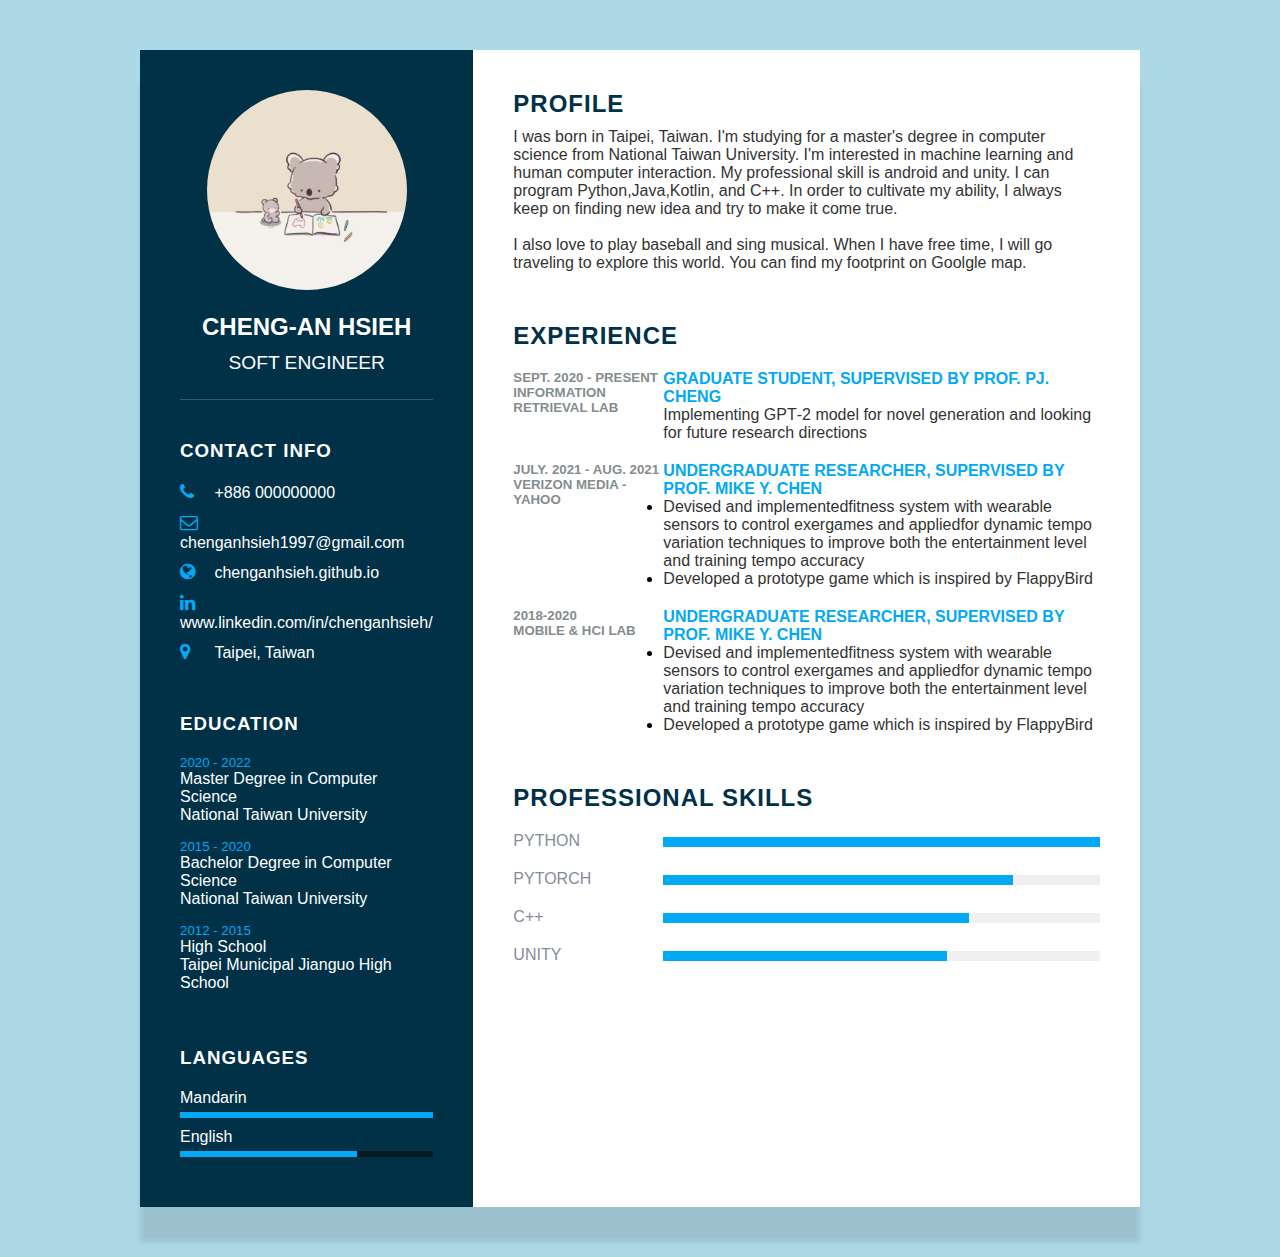
<file: index.html>
<!DOCTYPE html>
<html lang="en">

<head>
    <meta charset="UTF-8">
    <meta http-equiv="X-UA-Compatible" content="IE=edge">
    <meta name="viewport" content="width=device-width, initial-scale=1.0">
    <title>Cheng-An Hsieh Resume</title>
    <link rel="stylesheet" href="style.css">
    <link rel="stylesheet" href="https://cdnjs.cloudflare.com/ajax/libs/font-awesome/4.7.0/css/font-awesome.css" integrity="sha512-5A8nwdMOWrSz20fDsjczgUidUBR8liPYU+WymTZP1lmY9G6Oc7HlZv156XqnsgNUzTyMefFTcsFH/tnJE/+xBg==" crossorigin="anonymous" referrerpolicy="no-referrer"
    />
</head>

<body>
    <div class="container">
        <div class="left_Side">
            <div class="profileText">
                <div class="imgBx">
                    <img src="img.jpg">
                </div>
                <h2>Cheng-An Hsieh<br><span>Soft Engineer</span></h2>
            </div>

            <div class="contactInfo">
                <h3 class="title">Contact Info</h3>
                <ul>
                    <li>
                        <span class="icon"><i class="fa fa-phone" aria-hidden="true"></i></span>
                        <span class="text">+886 000000000</span>
                    </li>
                    <li>
                        <span class="icon"><i class="fa fa-envelope-o" aria-hidden="true"></i></span>
                        <span class="text">chenganhsieh1997@gmail.com</span>
                    </li>
                    <li>
                        <span class="icon"><i class="fa fa-globe" aria-hidden="true"></i></span>
                        <span class="text">chenganhsieh.github.io</span>
                    </li>
                    <li>
                        <span class="icon"><i class="fa fa-linkedin" aria-hidden="true"></i></span>
                        <span class="text">www.linkedin.com/in/chenganhsieh/</span>
                    </li>
                    <li>
                        <span class="icon"><i class="fa fa-map-marker" aria-hidden="true"></i></span>
                        <span class="text">Taipei, Taiwan</span>
                    </li>
                </ul>
            </div>

            <div class="contactInfo education">
                <h3 class="title">Education</h3>
                <ul>
                    <li>
                        <h5>2020 - 2022</h5>
                        <h4>Master Degree in Computer Science</h4>
                        <h4>National Taiwan University</h4>
                    </li>
                    <li>
                        <h5>2015 - 2020</h5>
                        <h4>Bachelor Degree in Computer Science</h4>
                        <h4>National Taiwan University</h4>
                    </li>
                    <li>
                        <h5>2012 - 2015</h5>
                        <h4>High School</h4>
                        <h4>Taipei Municipal Jianguo High School</h4>
                    </li>
                </ul>
            </div>

            <div class="contactInfo language">
                <h3 class="title">Languages</h3>
                <ul>
                    <li>
                        <span class="text">Mandarin</span>
                        <span class="percent">
                            <div style="width: 100%;"></div>
                        </span>
                    </li>
                    <li>
                        <span class="text">English</span>
                        <span class="percent">
                            <div style="width: 70%;"></div>
                        </span>
                    </li>
                </ul>
            </div>
        </div>
        <div class="right_Side">
            <div class="about">
                <h2 class="title2">Profile</h2>
                <p>I was born in Taipei, Taiwan. I'm studying for a master's degree in computer science from National Taiwan University. I'm interested in machine learning and human computer interaction. My professional skill is android and unity. I can
                    program Python,Java,Kotlin, and C++. In order to cultivate my ability, I always keep on finding new idea and try to make it come true.<br><br> I also love to play baseball and sing musical. When I have free time, I will go traveling
                    to explore this world. You can find my footprint on Goolgle map.</p>
            </div>

            <div class="about">
                <h2 class="title2">Experience</h2>
                <div class="box">
                    <div class="year_company">
                        <h5>Sept. 2020 ‑ Present</h5>
                        <h5>Information Retrieval Lab</h5>
                    </div>
                    <div class="text">
                        <h4>Graduate Student, Supervised by Prof. PJ. Cheng</h4>
                        <p>Implementing GPT‑2 model for novel generation and looking for future research directions</p>
                    </div>
                </div>
                <div class="box">
                    <div class="year_company">
                        <h5>July. 2021 ‑ Aug. 2021</h5>
                        <h5>Verizon Media ‑ Yahoo</h5>
                    </div>
                    <div class="text">
                        <h4>Undergraduate Researcher, Supervised by Prof. Mike Y. Chen</h4>
                        <ul>
                            <li>
                                <p>Devised and implementedfitness system with wearable sensors to control exergames and appliedfor dynamic tempo variation techniques to improve both the entertainment level and training tempo accuracy</p>
                            </li>
                            <li>
                                <p>Developed a prototype game which is inspired by FlappyBird</p>
                            </li>
                        </ul>
                    </div>
                </div>
                <div class="box">
                    <div class="year_company">
                        <h5>2018-2020</h5>
                        <h5>Mobile & HCI Lab</h5>
                    </div>
                    <div class="text">
                        <h4>Undergraduate Researcher, Supervised by Prof. Mike Y. Chen</h4>
                        <ul>
                            <li>
                                <p>Devised and implementedfitness system with wearable sensors to control exergames and appliedfor dynamic tempo variation techniques to improve both the entertainment level and training tempo accuracy</p>
                            </li>
                            <li>
                                <p>Developed a prototype game which is inspired by FlappyBird</p>
                            </li>
                        </ul>
                    </div>
                </div>
            </div>

            <div class="about skills">
                <h2 class="title2">Professional Skills</h2>
                <div class="box">
                    <h4>Python</h4>
                    <div class="percent">
                        <div style="width: 100%;"></div>
                    </div>
                </div>
                <div class="box">
                    <h4>Pytorch</h4>
                    <div class="percent">
                        <div style="width: 80%;"></div>
                    </div>
                </div>
                <div class="box">
                    <h4>C++</h4>
                    <div class="percent">
                        <div style="width: 70%;"></div>
                    </div>
                </div>
                <div class="box">
                    <h4>Unity</h4>
                    <div class="percent">
                        <div style="width: 65%;"></div>
                    </div>
                </div>
            </div>
        </div>
    </div>
</body>

</html>
</file>
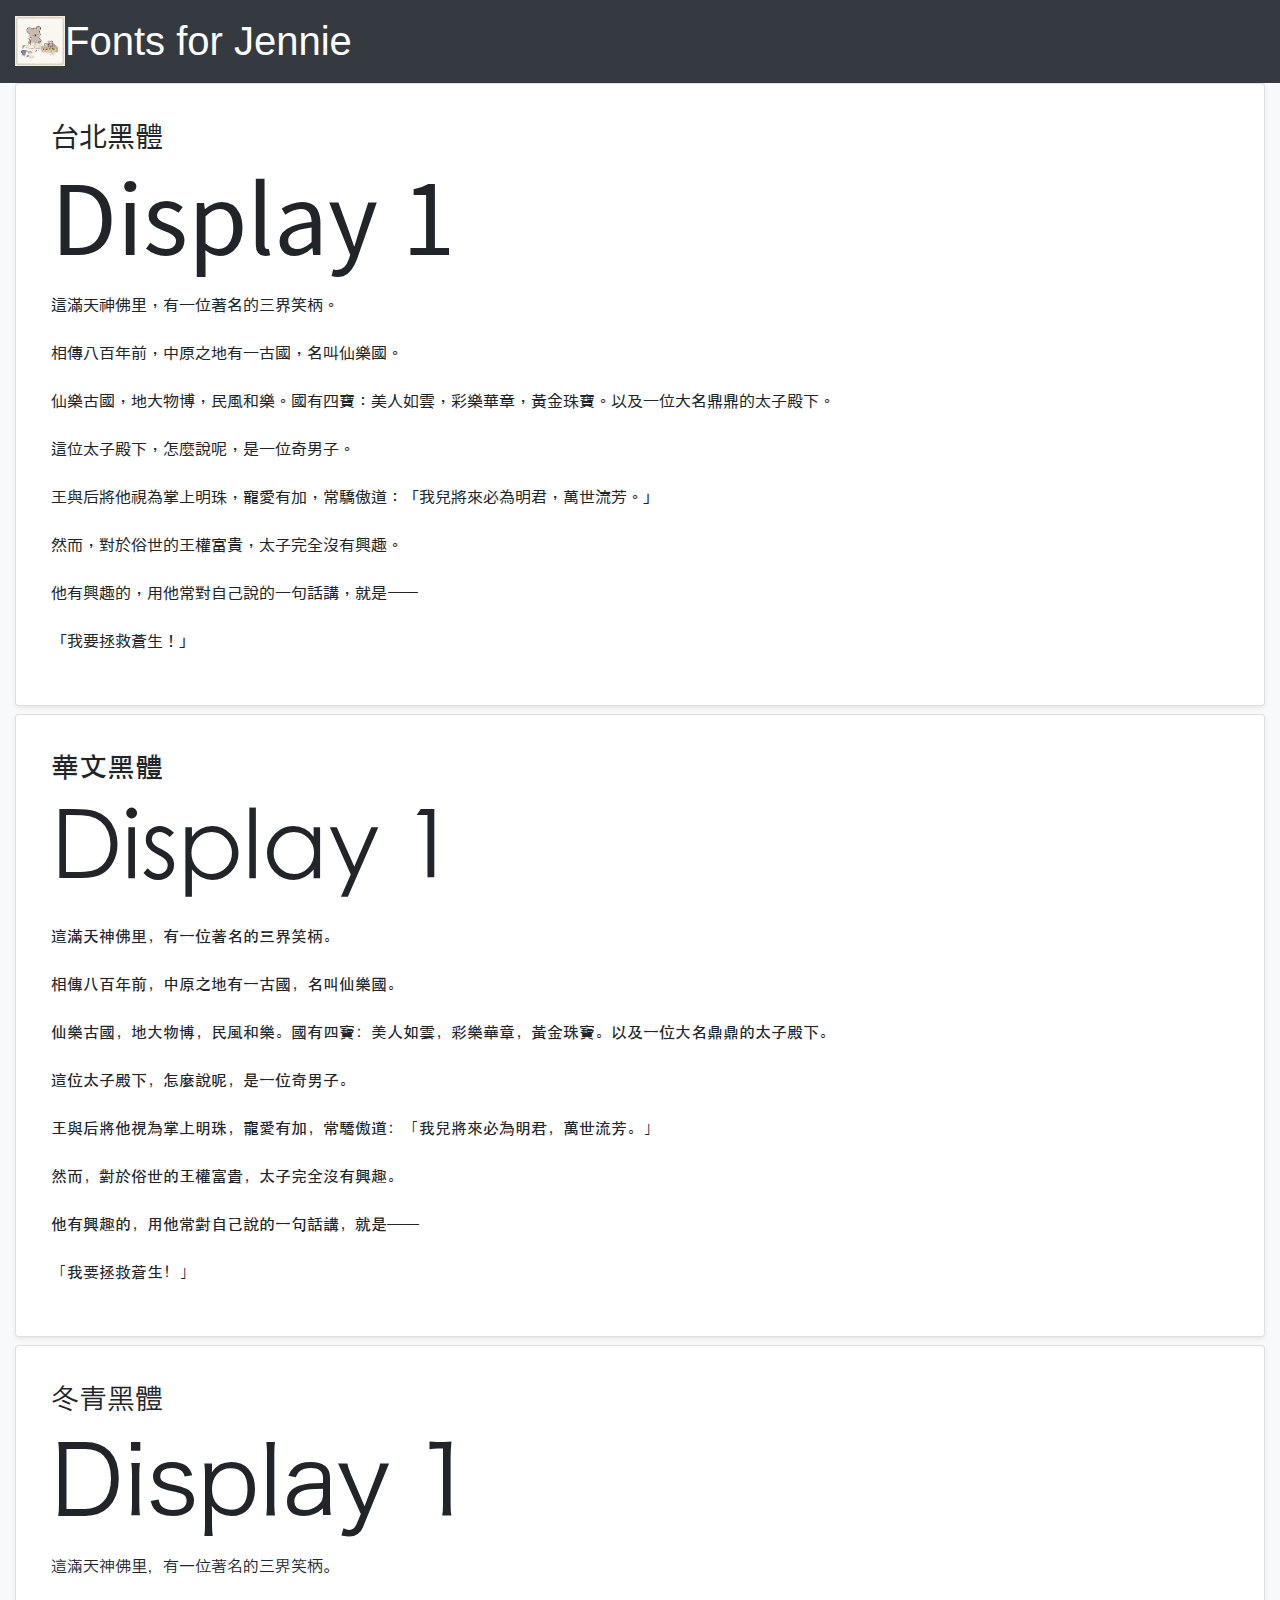
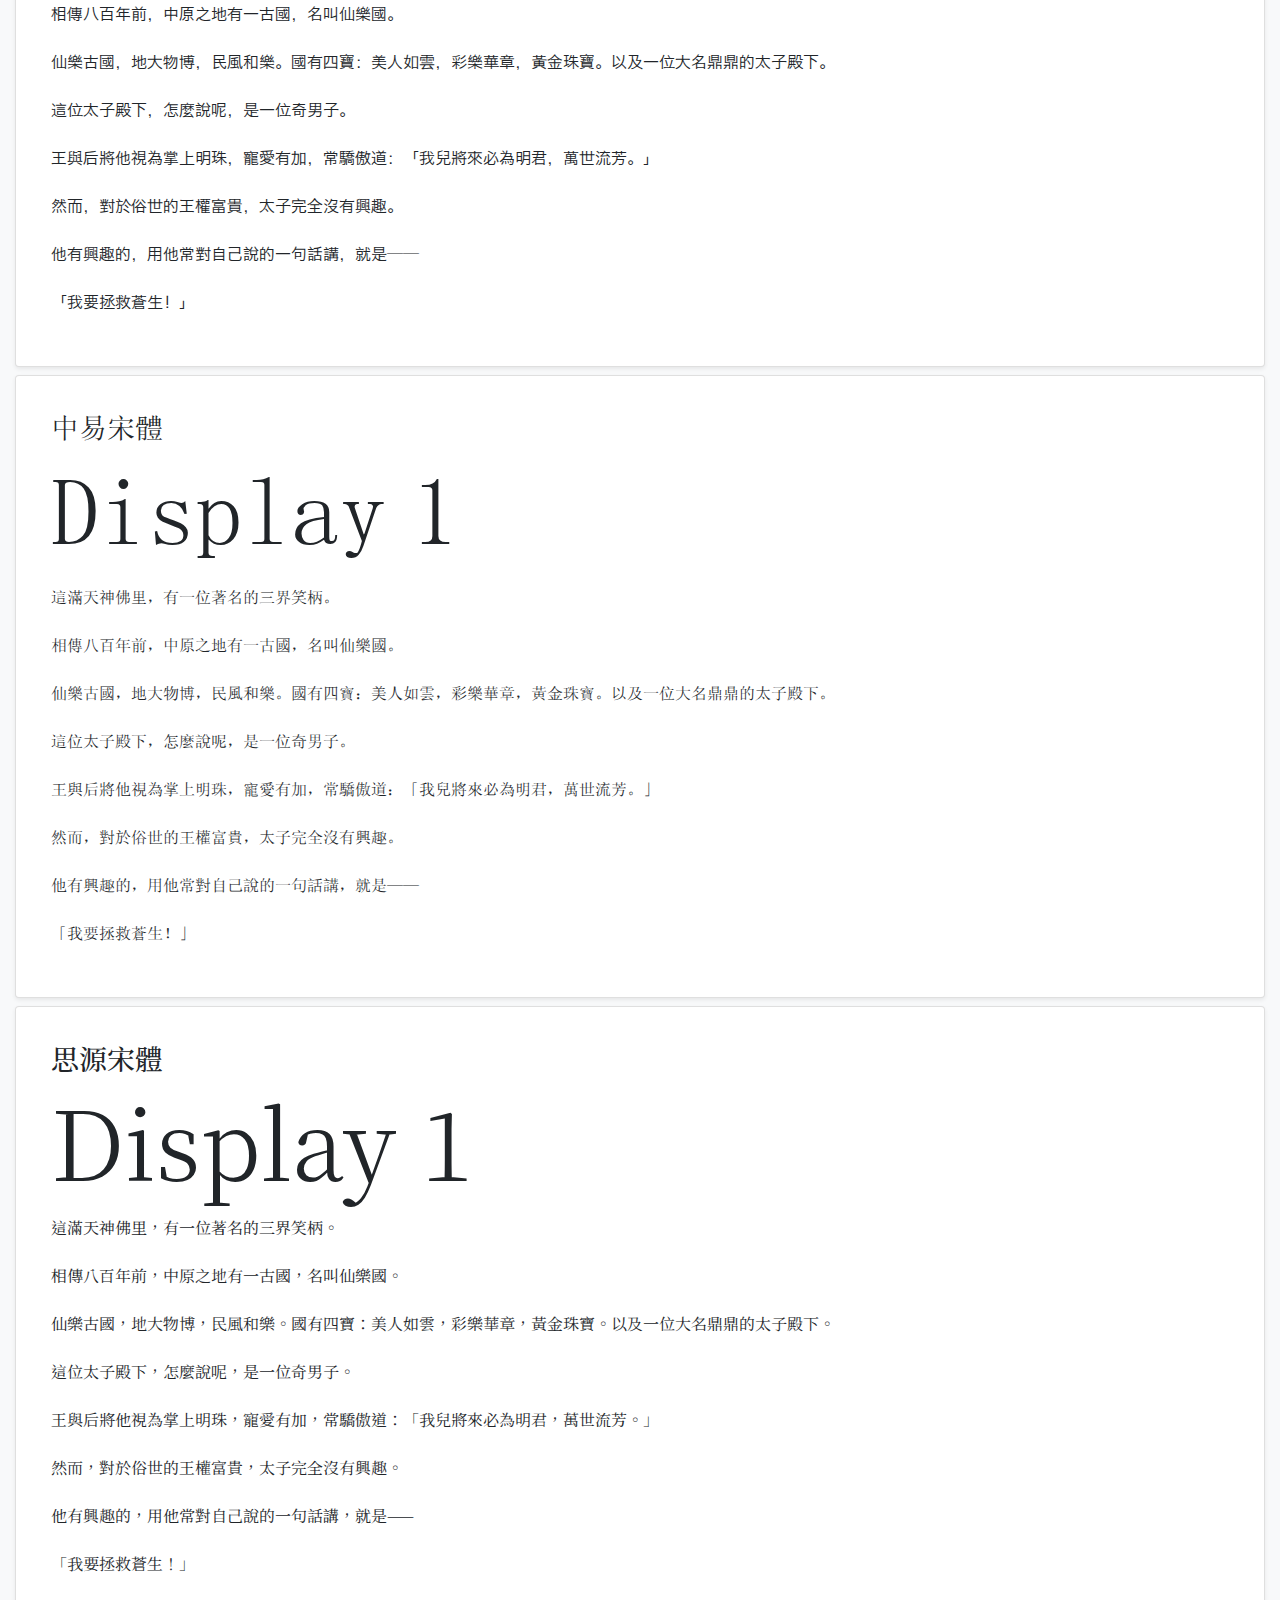
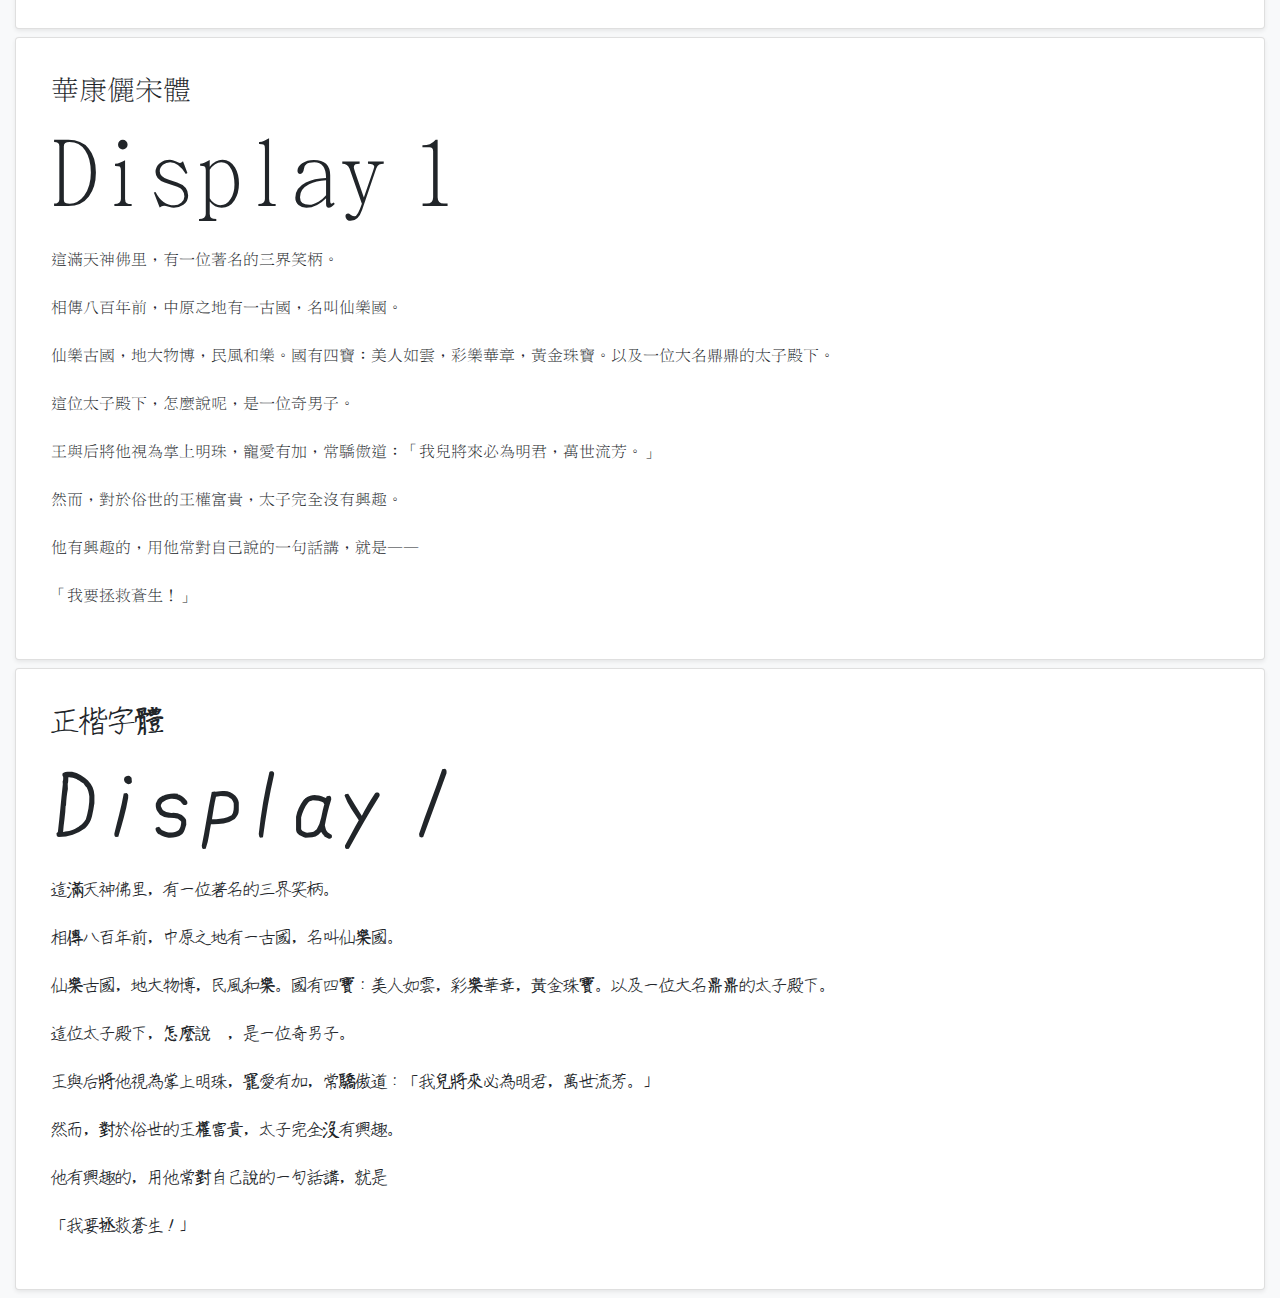
<file: font.html>
<!DOCTYPE html>
<html lang="en">

<head>
    <meta charset="UTF-8">
    <meta http-equiv="X-UA-Compatible" content="IE=edge">
    <meta name="viewport" content="width=device-width, initial-scale=1.0">
    <link rel="stylesheet" href="https://stackpath.bootstrapcdn.com/bootstrap/4.3.1/css/bootstrap.min.css" integrity="sha384-ggOyR0iXCbMQv3Xipma34MD+dH/1fQ784/j6cY/iJTQUOhcWr7x9JvoRxT2MZw1T" crossorigin="anonymous">

    <title>Different Fonts for Jennie</title>
    <style>
        @font-face {
            font-family: "TWKai";
            src: url("fonts/TWKai.woff");
        }
        
        .TWKai {
            font-family: "TWKai";
        }
        
        @font-face {
            font-family: "TaipeiSansTCBeta";
            src: url("fonts/TaipeiSansTCBeta_Regular.woff");
        }
        
        .TaipeiSansTCBeta {
            font-family: "TaipeiSansTCBeta";
        }
        
        @font-face {
            font-family: "HiraginoSansGB";
            src: url("fonts/Hiragino\ Sans\ GB\ W3.woff");
        }
        
        .HiraginoSansGB {
            font-family: "HiraginoSansGB";
        }
        /* 華文黑體 */
        
        @font-face {
            font-family: "HuaWenHeiTi";
            src: url("fonts/HuaWenHeiTi.woff");
        }
        
        .HuaWenHeiTi {
            font-family: "HuaWenHeiTi";
        }
        /* 中易宋體 */
        
        @font-face {
            font-family: "ZhongYiSongTi";
            src: url("fonts/ZhongYiSongTi.woff");
        }
        
        .ZhongYiSongTi {
            font-family: "ZhongYiSongTi";
        }
        /* 思源宋體 */
        
        @font-face {
            font-family: "SourceHanSerifTC";
            src: url("fonts/SourceHanSerifTC.woff");
        }
        
        .SourceHanSerifTC {
            font-family: "SourceHanSerifTC";
        }
        /* 華康儷宋體 */
        
        @font-face {
            font-family: "Lisung";
            src: url("fonts/Lisung.woff");
        }
        
        .Lisung {
            font-family: "Lisung";
        }
    </style>
</head>

<body class="bg-light">
    <header class="bd-header bg-dark py-3 d-flex align-items-stretch border-bottom border-dark">
        <div class="container-fluid d-flex align-items-center">
            <h1 class="d-flex align-items-center fs-4 text-white mb-0">
                <img src="img/koala.jpeg" width="50" height="50" class="me-3" alt="Bootstrap"> Fonts for Jennie
            </h1>
        </div>
    </header>
    <div class="bd-cheatsheet container-fluid bg-body">
        <section id="content">
            <div class="row-cols-1 row-cols-sm-1 row-cols-md-1 g-3">
                <div class="col card shadow-sm mb-2">
                    <article class="my-3 card-body" id="typography">
                        <div class="bd-heading sticky-xl-top align-self-start mt-5 mb-3 mt-xl-0 mb-xl-2 TaipeiSansTCBeta">
                            <h3>台北黑體</h3>
                        </div>

                        <div>
                            <div class="bd-example">
                                <p class="display-1 TaipeiSansTCBeta">Display 1</p>
                            </div>

                            <div class="bd-example">
                                <p class="TaipeiSansTCBeta">
                                    這滿天神佛里，有一位著名的三界笑柄。
                                    <br><br> 相傳八百年前，中原之地有一古國，名叫仙樂國。
                                    <br><br> 仙樂古國，地大物博，民風和樂。國有四寶：美人如雲，彩樂華章，黃金珠寶。以及一位大名鼎鼎的太子殿下。
                                    <br><br> 這位太子殿下，怎麼說呢，是一位奇男子。
                                    <br><br> 王與后將他視為掌上明珠，寵愛有加，常驕傲道：「我兒將來必為明君，萬世流芳。」
                                    <br><br> 然而，對於俗世的王權富貴，太子完全沒有興趣。
                                    <br><br> 他有興趣的，用他常對自己說的一句話講，就是——
                                    <br><br> 「我要拯救蒼生！」
                                    <br>
                                </p>
                            </div>



                        </div>
                    </article>
                </div>
                <div class="col card shadow-sm mb-2">
                    <article class="my-3 card-body" id="typography">
                        <div class="bd-heading sticky-xl-top align-self-start mt-5 mb-3 mt-xl-0 mb-xl-2 HuaWenHeiTi">
                            <h3>華文黑體</h3>
                        </div>

                        <div>
                            <div class="bd-example">
                                <p class="display-1 HuaWenHeiTi">Display 1</p>
                            </div>

                            <div class="bd-example">
                                <p class="HuaWenHeiTi">
                                    這滿天神佛里，有一位著名的三界笑柄。
                                    <br><br> 相傳八百年前，中原之地有一古國，名叫仙樂國。
                                    <br><br> 仙樂古國，地大物博，民風和樂。國有四寶：美人如雲，彩樂華章，黃金珠寶。以及一位大名鼎鼎的太子殿下。
                                    <br><br> 這位太子殿下，怎麼說呢，是一位奇男子。
                                    <br><br> 王與后將他視為掌上明珠，寵愛有加，常驕傲道：「我兒將來必為明君，萬世流芳。」
                                    <br><br> 然而，對於俗世的王權富貴，太子完全沒有興趣。
                                    <br><br> 他有興趣的，用他常對自己說的一句話講，就是——
                                    <br><br> 「我要拯救蒼生！」
                                    <br>
                                </p>
                            </div>



                        </div>
                    </article>
                </div>
                <div class="col card shadow-sm mb-2">
                    <article class="my-3 card-body" id="typography">
                        <div class="bd-heading sticky-xl-top align-self-start mt-5 mb-3 mt-xl-0 mb-xl-2 HiraginoSansGB">
                            <h3>冬青黑體</h3>
                        </div>

                        <div>
                            <div class="bd-example">
                                <p class="display-1 HiraginoSansGB">Display 1</p>
                            </div>

                            <div class="bd-example">
                                <p class="HiraginoSansGB">
                                    這滿天神佛里，有一位著名的三界笑柄。
                                    <br><br> 相傳八百年前，中原之地有一古國，名叫仙樂國。
                                    <br><br> 仙樂古國，地大物博，民風和樂。國有四寶：美人如雲，彩樂華章，黃金珠寶。以及一位大名鼎鼎的太子殿下。
                                    <br><br> 這位太子殿下，怎麼說呢，是一位奇男子。
                                    <br><br> 王與后將他視為掌上明珠，寵愛有加，常驕傲道：「我兒將來必為明君，萬世流芳。」
                                    <br><br> 然而，對於俗世的王權富貴，太子完全沒有興趣。
                                    <br><br> 他有興趣的，用他常對自己說的一句話講，就是——
                                    <br><br> 「我要拯救蒼生！」
                                    <br>
                                </p>
                            </div>



                        </div>
                    </article>
                </div>
                <div class="col card shadow-sm mb-2">
                    <article class="my-3 card-body" id="typography">
                        <div class="bd-heading sticky-xl-top align-self-start mt-5 mb-3 mt-xl-0 mb-xl-2 ZhongYiSongTi">
                            <h3>中易宋體</h3>
                        </div>

                        <div>
                            <div class="bd-example">
                                <p class="display-1 ZhongYiSongTi">Display 1</p>
                            </div>

                            <div class="bd-example">
                                <p class="ZhongYiSongTi">
                                    這滿天神佛里，有一位著名的三界笑柄。
                                    <br><br> 相傳八百年前，中原之地有一古國，名叫仙樂國。
                                    <br><br> 仙樂古國，地大物博，民風和樂。國有四寶：美人如雲，彩樂華章，黃金珠寶。以及一位大名鼎鼎的太子殿下。
                                    <br><br> 這位太子殿下，怎麼說呢，是一位奇男子。
                                    <br><br> 王與后將他視為掌上明珠，寵愛有加，常驕傲道：「我兒將來必為明君，萬世流芳。」
                                    <br><br> 然而，對於俗世的王權富貴，太子完全沒有興趣。
                                    <br><br> 他有興趣的，用他常對自己說的一句話講，就是——
                                    <br><br> 「我要拯救蒼生！」
                                    <br>
                                </p>
                            </div>



                        </div>
                    </article>
                </div>
                <div class="col card shadow-sm mb-2">
                    <article class="my-3 card-body" id="typography">
                        <div class="bd-heading sticky-xl-top align-self-start mt-5 mb-3 mt-xl-0 mb-xl-2 SourceHanSerifTC">
                            <h3>思源宋體</h3>
                        </div>

                        <div>
                            <div class="bd-example">
                                <p class="display-1 SourceHanSerifTC">Display 1</p>
                            </div>

                            <div class="bd-example">
                                <p class="SourceHanSerifTC">
                                    這滿天神佛里，有一位著名的三界笑柄。
                                    <br><br> 相傳八百年前，中原之地有一古國，名叫仙樂國。
                                    <br><br> 仙樂古國，地大物博，民風和樂。國有四寶：美人如雲，彩樂華章，黃金珠寶。以及一位大名鼎鼎的太子殿下。
                                    <br><br> 這位太子殿下，怎麼說呢，是一位奇男子。
                                    <br><br> 王與后將他視為掌上明珠，寵愛有加，常驕傲道：「我兒將來必為明君，萬世流芳。」
                                    <br><br> 然而，對於俗世的王權富貴，太子完全沒有興趣。
                                    <br><br> 他有興趣的，用他常對自己說的一句話講，就是——
                                    <br><br> 「我要拯救蒼生！」
                                    <br>
                                </p>
                            </div>



                        </div>
                    </article>
                </div>
                <div class="col card shadow-sm mb-2">
                    <article class="my-3 card-body" id="typography">
                        <div class="bd-heading sticky-xl-top align-self-start mt-5 mb-3 mt-xl-0 mb-xl-2 Lisung">
                            <h3>華康儷宋體</h3>
                        </div>

                        <div>
                            <div class="bd-example">
                                <p class="display-1 Lisung">Display 1</p>
                            </div>

                            <div class="bd-example">
                                <p class="Lisung">
                                    這滿天神佛里，有一位著名的三界笑柄。
                                    <br><br> 相傳八百年前，中原之地有一古國，名叫仙樂國。
                                    <br><br> 仙樂古國，地大物博，民風和樂。國有四寶：美人如雲，彩樂華章，黃金珠寶。以及一位大名鼎鼎的太子殿下。
                                    <br><br> 這位太子殿下，怎麼說呢，是一位奇男子。
                                    <br><br> 王與后將他視為掌上明珠，寵愛有加，常驕傲道：「我兒將來必為明君，萬世流芳。」
                                    <br><br> 然而，對於俗世的王權富貴，太子完全沒有興趣。
                                    <br><br> 他有興趣的，用他常對自己說的一句話講，就是——
                                    <br><br> 「我要拯救蒼生！」
                                    <br>
                                </p>
                            </div>



                        </div>
                    </article>
                </div>

                <div class="col card shadow-sm mb-2">
                    <article class="my-3 card-body" id="typography">
                        <div class="bd-heading sticky-xl-top align-self-start mt-5 mb-3 mt-xl-0 mb-xl-2 TWKai">
                            <h3>正楷字體</h3>
                        </div>

                        <div>
                            <div class="bd-example">
                                <p class="display-1 TWKai">Display 1</p>
                            </div>

                            <div class="bd-example">
                                <p class="TWKai">
                                    這滿天神佛里，有一位著名的三界笑柄。
                                    <br><br> 相傳八百年前，中原之地有一古國，名叫仙樂國。
                                    <br><br> 仙樂古國，地大物博，民風和樂。國有四寶：美人如雲，彩樂華章，黃金珠寶。以及一位大名鼎鼎的太子殿下。
                                    <br><br> 這位太子殿下，怎麼說呢，是一位奇男子。
                                    <br><br> 王與后將他視為掌上明珠，寵愛有加，常驕傲道：「我兒將來必為明君，萬世流芳。」
                                    <br><br> 然而，對於俗世的王權富貴，太子完全沒有興趣。
                                    <br><br> 他有興趣的，用他常對自己說的一句話講，就是——
                                    <br><br> 「我要拯救蒼生！」
                                    <br>
                                </p>
                            </div>


                        </div>
                    </article>
                </div>
            </div>
        </section>
    </div>

</body>

</html>
</file>
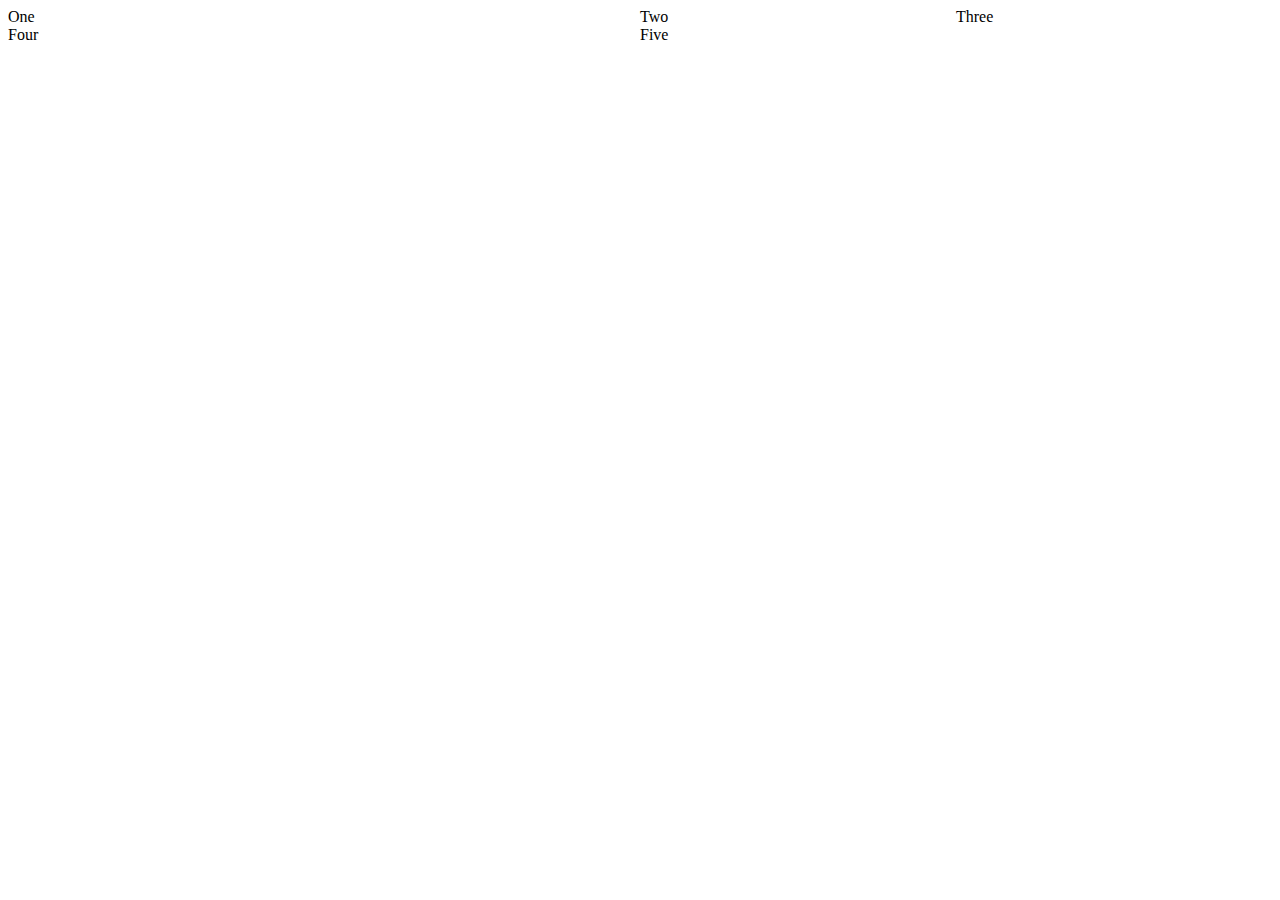
<file: test.html>
<!DOCTYPE html>
<html lang="en">

<head>
    <meta charset="UTF-8">
    <meta http-equiv="X-UA-Compatible" content="IE=edge">
    <meta name="viewport" content="width=device-width, initial-scale=1.0">
    <title>Cheng-An Hsieh Resume</title>
    <link rel="stylesheet" href="test.css">
</head>

<body>
    <div class="wrapper">
        <div>One</div>
        <div>Two</div>
        <div>Three</div>
        <div>Four</div>
        <div>Five</div>
    </div>
</body>

</html>
<!-- <div class="container">
    <div class="left_Side"></div>
    <div class="right_Side"></div>
</div> -->
</file>
<file: style.css>
* {
    margin: 0;
    padding: 0;
    box-sizing: border-box;
    font-family: 'Lucida Sans', 'Lucida Sans Regular', 'Lucida Grande', 'Lucida Sans Unicode', Geneva, Verdana, sans-serif;
}

body {
    background-color: lightblue;
    display: flex;
    justify-content: center;
    align-items: center;
    min-height: 100vh;
}

.container {
    position: relative;
    width: 100%;
    max-width: 1000px;
    min-height: 1000px;
    margin: 50px;
    background: #fff;
    display: grid;
    grid-template-columns: 1fr 2fr;
    box-shadow: 0 35px 5px rgba(0, 0, 0, 0.1);
}

.container .left_Side {
    position: relative;
    background: #003147;
    padding: 40px;
}

.container .right_Side {
    position: relative;
    background: #fff;
    padding: 40px;
}

.profileText {
    position: relative;
    display: flex;
    flex-direction: column;
    align-items: center;
    padding-bottom: 20px;
    border-bottom: 1px solid rgba(255, 255, 255, 0.2);
}

.profileText .imgBx {
    position: relative;
    width: 200px;
    height: 200px;
    border-radius: 50%;
    overflow: hidden;
}

.profileText .imgBx img {
    position: absolute;
    top: 0;
    left: 0;
    width: 100%;
    height: 100%;
    object-fit: cover;
}

.profileText h2 {
    color: #fff;
    font-size: 1.5em;
    margin-top: 20px;
    text-transform: uppercase;
    text-align: center;
    font-weight: bold;
    line-height: 1.4em;
}

.profileText h2 span {
    font-size: 0.8em;
    font-weight: 300;
}

.contactInfo {
    padding-top: 40px;
}

.title {
    color: #fff;
    text-transform: uppercase;
    font-weight: 600;
    letter-spacing: 1px;
    margin-bottom: 20px;
}

.contactInfo ul {
    position: relative;
}

.contactInfo ul li {
    position: relative;
    list-style: none;
    margin: 10px 0;
    cursor: pointer;
}

.contactInfo ul li .icon {
    display: inline-block;
    width: 30px;
    font-size: 18px;
    color: #03a9f4;
}

.contactInfo ul li span {
    color: #fff;
    font-weight: 300;
}

.contactInfo.education li {
    margin-bottom: 15px;
}

.contactInfo.education h5 {
    color: #03a9f4;
    font-weight: 500;
}

.contactInfo.education h4 {
    color: #fff;
    font-weight: 300;
}

.contactInfo.education h4:nth-child(2) {
    color: #fff;
    font-weight: 500;
}

.contactInfo.language .percent {
    position: relative;
    width: 100%;
    height: 6px;
    background: #081921;
    display: block;
    margin-top: 5px;
}

.contactInfo.language .percent div {
    position: absolute;
    top: 0;
    left: 0;
    height: 100%;
    background: #03a9f4;
}

.about {
    margin-bottom: 50px;
}

.about:last-child {
    margin-bottom: 0;
}

.title2 {
    color: #003147;
    text-transform: uppercase;
    letter-spacing: 1px;
    margin-bottom: 10px;
}

p {
    color: #333;
}

.about .box {
    display: flex;
    flex-direction: row;
    margin: 20px 0;
}

.about .box .year_company {
    min-width: 150px;
}

.about .box .year_company h5 {
    text-transform: uppercase;
    color: #848c90;
    font-weight: 600;
}

.about .box .text h4 {
    text-transform: uppercase;
    color: #03a9f4;
    font-size: 16px;
}

.skills .box {
    position: relative;
    width: 100%;
    display: grid;
    grid-template-columns: 150px 1fr;
    justify-items: flex-start;
    align-items: flex-start;
}

.skills .box h4 {
    text-transform: uppercase;
    color: #848c99;
    font-weight: 500;
}

.skills .box .percent {
    position: relative;
    width: 100%;
    height: 10px;
    background: #f0f0f0;
    display: block;
    margin-top: 5px;
}

.skills .box .percent div {
    position: absolute;
    top: 0;
    left: 0;
    height: 100%;
    background: #03a9f4;
}


/* 當頁面小於1000px會執行的code */

@media(max-width:1000px) {
    .container {
        margin: 10px;
        grid-template-columns: repeat(1, 1fr);
    }
}

@media(max-width:600px) {
    .about .box {
        flex-direction: column;
    }
    .about .box .year_company {
        min-width: 150px;
        margin-bottom: 5px;
    }
    .skills .box {
        grid-template-columns: repeat(1, 1fr);
    }
}
</file>
<file: test.css>
.container {
    background-color: yellow;
    width: 10vw;
    height: 10vh;
    /* 試著用px vh 和 % 看看 */
}

.wrapper {
    display: grid;
    grid-template-columns: 2fr 1fr 1fr;
}
</file>
